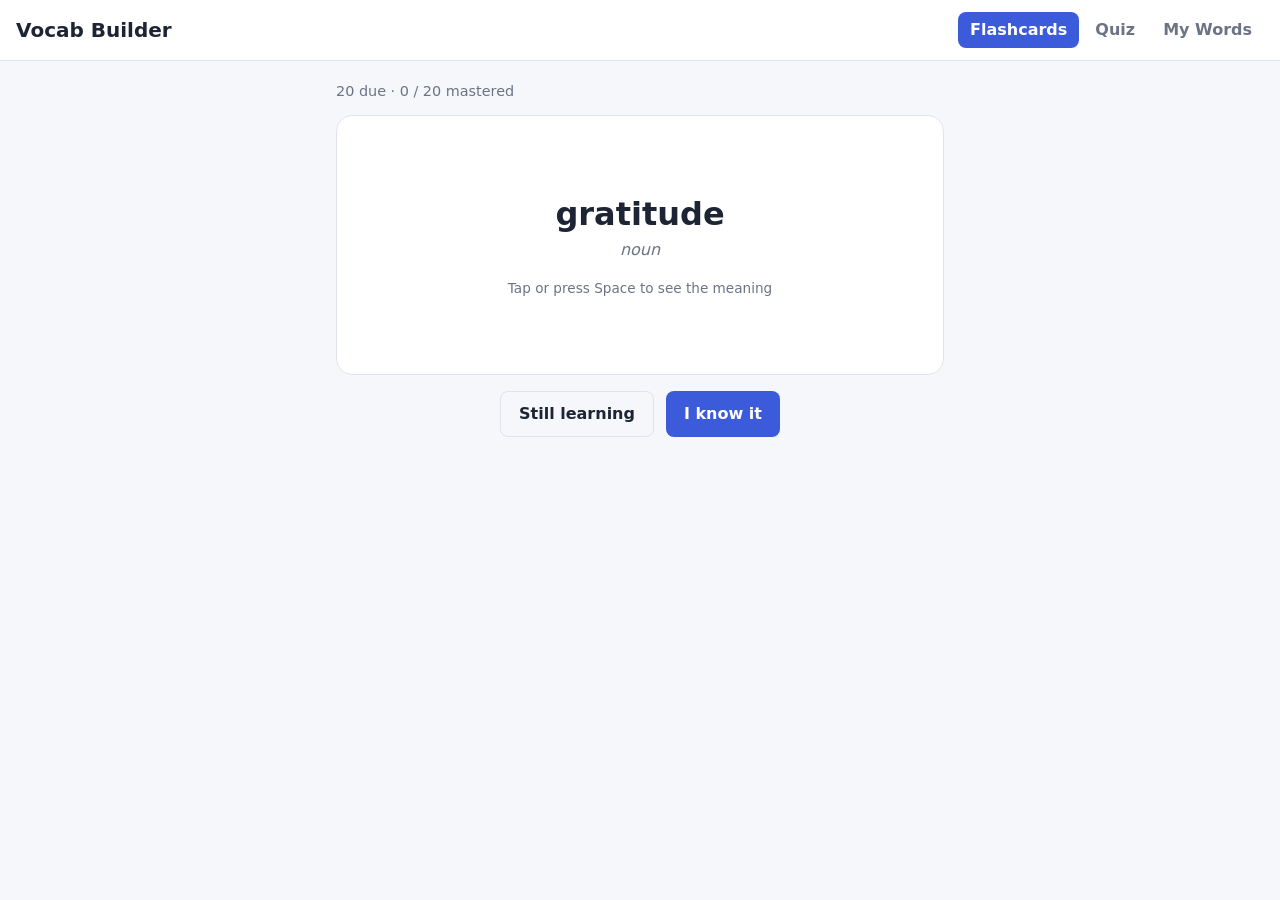
<file: index.html>
<!doctype html>
<html lang="en">
<head>
  <meta charset="utf-8">
  <meta name="viewport" content="width=device-width, initial-scale=1">
  <title>Vocab Builder</title>
  <link rel="stylesheet" href="style.css">
</head>
<body>
  <header>
    <h1>Vocab Builder</h1>
    <nav>
      <button class="tab active" data-view="cards">Flashcards</button>
      <button class="tab" data-view="quiz">Quiz</button>
      <button class="tab" data-view="words">My Words</button>
    </nav>
  </header>

  <main>
    <!-- Flashcards -->
    <section id="cards" class="view active">
      <p class="stats" id="card-stats"></p>
      <div class="card" id="card" tabindex="0" aria-label="Flashcard, press space to flip">
        <div class="card-inner">
          <div class="card-front">
            <div class="word" id="card-word"></div>
            <div class="pos" id="card-pos"></div>
            <div class="hint">Tap or press Space to see the meaning</div>
          </div>
          <div class="card-back">
            <div class="def" id="card-def"></div>
            <div class="example" id="card-example"></div>
          </div>
        </div>
      </div>
      <div class="actions">
        <button id="btn-again" class="secondary">Still learning</button>
        <button id="btn-know">I know it</button>
      </div>
      <p class="empty" id="cards-empty" hidden>No words yet. Add some in “My Words”.</p>
    </section>

    <!-- Quiz -->
    <section id="quiz" class="view">
      <p class="stats" id="quiz-score">Score: 0 / 0</p>
      <div class="quiz-q" id="quiz-q"></div>
      <div class="choices" id="choices"></div>
      <p class="feedback" id="feedback"></p>
      <button id="btn-next" hidden>Next question</button>
      <p class="empty" id="quiz-empty" hidden>Add at least 4 words to start the quiz.</p>
    </section>

    <!-- Word list -->
    <section id="words" class="view">
      <form id="add-form">
        <h2>Add a word</h2>
        <div class="row">
          <input id="f-word" placeholder="Word" required>
          <select id="f-pos">
            <option>noun</option><option>verb</option><option>adjective</option>
            <option>adverb</option><option>phrase</option><option>other</option>
          </select>
        </div>
        <input id="f-def" placeholder="Meaning / definition" required>
        <input id="f-example" placeholder="Example sentence (optional)">
        <p class="form-msg" id="form-msg" hidden></p>
        <button type="submit">Add word</button>
      </form>

      <div class="list-head">
        <h2>Word list <span id="count"></span></h2>
        <input id="search" type="search" placeholder="Search…">
      </div>
      <ul id="word-list"></ul>
      <button id="btn-reset" class="link">Reset progress</button>
    </section>
  </main>

  <script src="words.js"></script>
  <script src="app.js"></script>
</body>
</html>
</file>
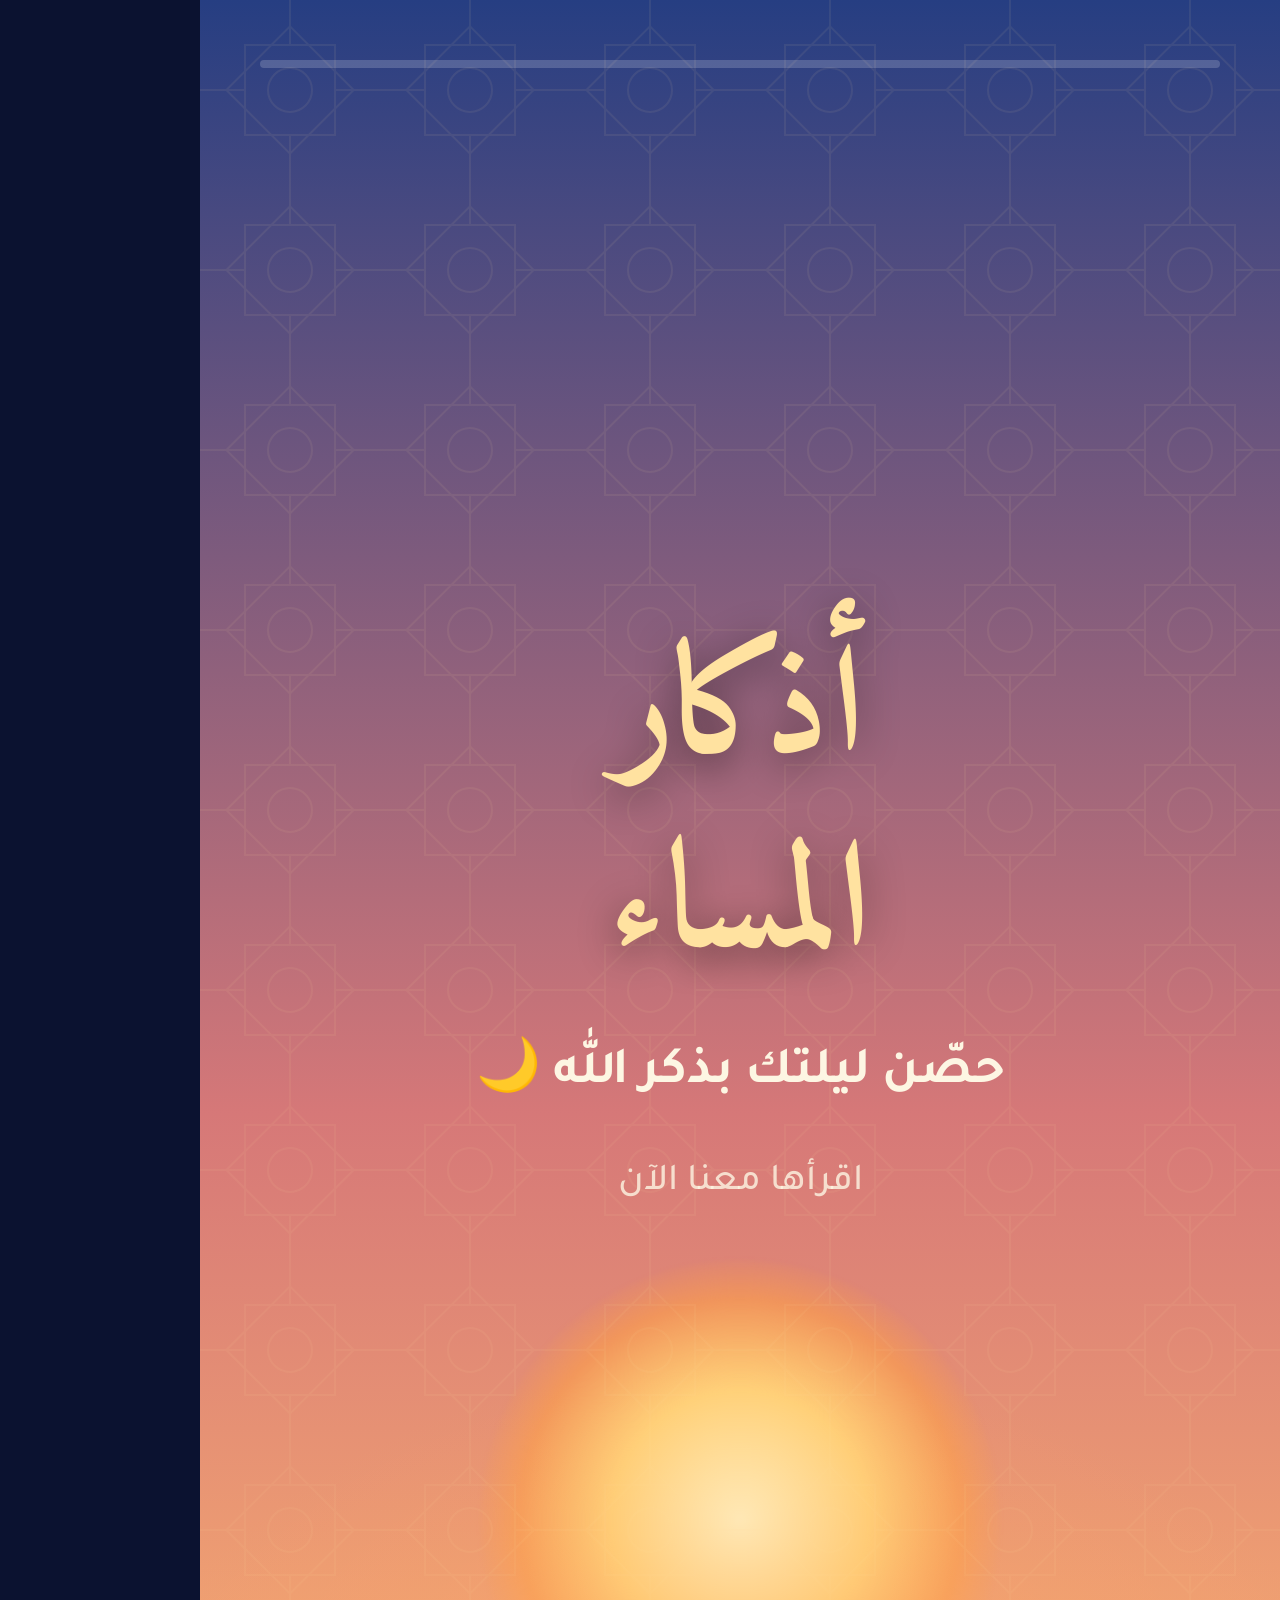
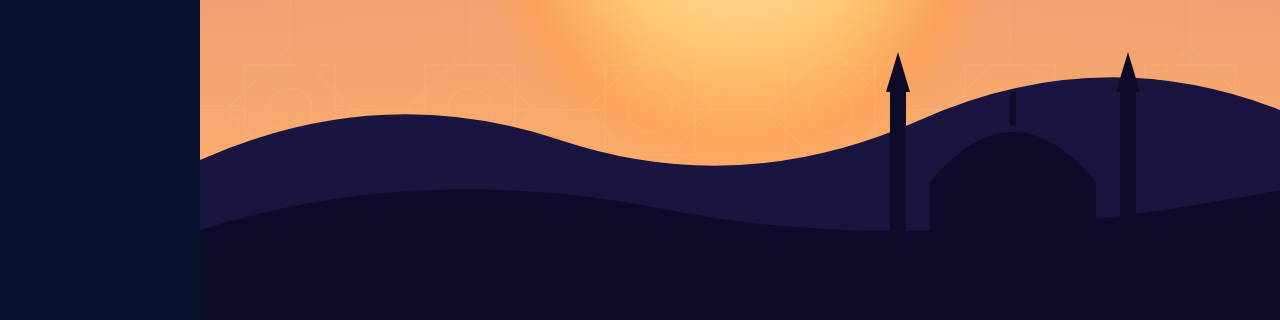
<file: reels/evening-adhkar/reel.html>
<!doctype html>
<html lang="ar" dir="rtl">
<head>
<meta charset="utf-8">
<link href="https://fonts.googleapis.com/css2?family=Amiri:wght@400;700&family=Tajawal:wght@500;700;800&display=swap" rel="stylesheet">
<style>
  * { margin: 0; padding: 0; box-sizing: border-box; }
  html, body { width: 1080px; height: 1920px; overflow: hidden; background: #0b1230; }
  #stage { position: relative; width: 1080px; height: 1920px; overflow: hidden; }
  .layer { position: absolute; inset: 0; }
  #sky { background: linear-gradient(180deg, #0b1230 0%, #1d2559 55%, #3b2f6b 100%); }
  #glow { background: radial-gradient(ellipse 900px 700px at 50% 100%, rgba(255,170,90,.0), transparent 70%); }
  #sun {
    position: absolute; width: 520px; height: 520px; left: 280px; border-radius: 50%;
    background: radial-gradient(circle, #fff3c4 0%, #ffd27a 35%, rgba(255,160,70,.55) 60%, rgba(255,140,60,0) 72%);
    filter: blur(2px);
  }
  #moon { position:absolute; left:120px; top:130px; width:130px; height:130px; border-radius:50%; box-shadow: -34px 18px 0 0 #fff2c8; filter: drop-shadow(0 0 24px rgba(255,236,180,.6)); }
  #stars span { position: absolute; width: 4px; height: 4px; border-radius: 50%; background: #fff; }
  #pattern { opacity: .07; }
  #hills { position: absolute; left: 0; bottom: 0; width: 1080px; height: 360px; }
  .frame {
    position: absolute; left: 60px; right: 60px; top: 330px; bottom: 420px;
    border: 2px solid rgba(240, 200, 120, .35); border-radius: 46px;
    background: rgba(10, 14, 40, .38); backdrop-filter: blur(6px);
  }
  .frame::before {
    content: ""; position: absolute; inset: 16px; border: 1px solid rgba(240,200,120,.18); border-radius: 34px;
  }
  .slide {
    position: absolute; left: 100px; right: 100px; top: 330px; bottom: 420px;
    display: flex; flex-direction: column; align-items: center; justify-content: center;
    text-align: center; color: #fdf6e3; opacity: 0;
  }
  .tag {
    font-family: 'Tajawal', sans-serif; font-weight: 700; font-size: 38px; color: #f0c878;
    letter-spacing: 1px; margin-bottom: 44px;
  }
  .dhikr {
    font-family: 'Amiri', serif; font-weight: 700; color: #fffaf0; line-height: 1.9;
    text-shadow: 0 4px 24px rgba(0,0,0,.45);
  }
  .count {
    margin-top: 54px; font-family: 'Tajawal', sans-serif; font-weight: 800; font-size: 40px;
    color: #1a1340; background: linear-gradient(135deg, #ffe29a, #f0b45a);
    padding: 16px 48px; border-radius: 999px; box-shadow: 0 10px 30px rgba(240,180,90,.35);
  }
  .src { margin-top: 26px; font-family: 'Tajawal', sans-serif; font-weight: 500; font-size: 30px; color: rgba(253,246,227,.65); }
  #header {
    position: absolute; top: 120px; left: 0; right: 0; text-align: center;
    font-family: 'Amiri', serif; font-weight: 700; font-size: 92px; color: #ffe2a0;
    text-shadow: 0 6px 30px rgba(0,0,0,.4);
  }
  #header small { display: block; font-family: 'Tajawal', sans-serif; font-weight: 500; font-size: 36px; color: rgba(253,246,227,.8); margin-top: 4px; }
  #dots { position: absolute; bottom: 300px; left: 0; right: 0; display: flex; justify-content: center; gap: 18px; direction: rtl; }
  #dots i { width: 16px; height: 16px; border-radius: 50%; background: rgba(255,255,255,.28); display: block; transition: none; }
  #dots i.on { background: #ffd27a; width: 46px; border-radius: 10px; }
  #bar { position: absolute; left: 60px; right: 60px; top: 60px; height: 8px; border-radius: 6px; background: rgba(255,255,255,.18); overflow: hidden; }
  #bar b { position: absolute; right: 0; top: 0; bottom: 0; background: linear-gradient(270deg, #ffe29a, #f0b45a); display: block; }
  .big { font-family: 'Amiri', serif; font-weight: 700; font-size: 150px; color: #ffe2a0; line-height: 1.3; text-shadow: 0 8px 40px rgba(0,0,0,.45); }
  .sub { font-family: 'Tajawal', sans-serif; font-weight: 700; font-size: 52px; color: #fdf6e3; margin-top: 30px; line-height: 1.5; }
  .note { font-family: 'Tajawal', sans-serif; font-weight: 500; font-size: 38px; color: rgba(253,246,227,.8); margin-top: 40px; line-height: 1.6; }
</style>
</head>
<body>
<div id="stage">
  <div class="layer" id="sky"></div>
  <div class="layer" id="stars"></div>
  <div id="sun"></div>
  <div id="moon"></div>
  <div class="layer" id="glow"></div>
  <svg class="layer" id="pattern" width="1080" height="1920">
    <defs>
      <pattern id="p" width="180" height="180" patternUnits="userSpaceOnUse">
        <g fill="none" stroke="#ffe2a0" stroke-width="2">
          <rect x="45" y="45" width="90" height="90"/>
          <rect x="45" y="45" width="90" height="90" transform="rotate(45 90 90)"/>
          <circle cx="90" cy="90" r="22"/>
          <path d="M0 90H45M135 90H180M90 0V45M90 135V180"/>
        </g>
      </pattern>
    </defs>
    <rect width="1080" height="1920" fill="url(#p)"/>
  </svg>
  <svg id="hills" viewBox="0 0 1080 360" preserveAspectRatio="none">
    <path id="h1" d="M0 200 Q 180 120 360 180 T 720 160 T 1080 150 V360 H0Z" fill="#1a1440"/>
    <path id="h2" d="M0 270 Q 220 200 470 250 T 1080 230 V360 H0Z" fill="#0e0b2a"/>
    <!-- simple mosque silhouette -->
    <g fill="#0e0b2a" transform="translate(690 92)">
      <rect x="0" y="40" width="16" height="160"/><path d="M-4 40 L8 0 L20 40Z"/>
      <rect x="230" y="40" width="16" height="160"/><path d="M226 40 L238 0 L250 40Z"/>
      <path d="M40 200 V130 Q123 30 206 130 V200Z"/>
      <rect x="120" y="40" width="6" height="34"/>
    </g>
  </svg>
  <div class="frame" id="frame"></div>

  <div id="header">أذكار المساء<small>اختم يومك بذكر الله</small></div>
  <div id="slides"></div>
  <div id="dots"></div>
  <div id="bar"><b></b></div>
</div>

<script>
const SLIDES = [
  { kind: 'intro', dur: 4.5,
    html: `<div class="big">أذكار<br>المساء</div><div class="sub">حصّن ليلتك بذكر الله 🌙</div><div class="note">اقرأها معنا الآن</div>` },
  { tag: 'الذكر الأول', size: 60, count: 'مرة واحدة', src: 'رواه مسلم',
    text: 'أَمْسَيْنَا وَأَمْسَى الْمُلْكُ لِلَّهِ، وَالْحَمْدُ لِلَّهِ، لَا إِلَهَ إِلَّا اللَّهُ وَحْدَهُ لَا شَرِيكَ لَهُ، لَهُ الْمُلْكُ وَلَهُ الْحَمْدُ، وَهُوَ عَلَى كُلِّ شَيْءٍ قَدِيرٌ' },
  { tag: 'الذكر الثاني', size: 66, count: 'مرة واحدة', src: 'رواه الترمذي',
    text: 'اللَّهُمَّ بِكَ أَمْسَيْنَا، وَبِكَ أَصْبَحْنَا، وَبِكَ نَحْيَا، وَبِكَ نَمُوتُ، وَإِلَيْكَ الْمَصِيرُ' },
  { tag: 'سيّد الاستغفار', size: 50, count: 'مرة واحدة', src: 'رواه البخاري',
    text: 'اللَّهُمَّ أَنْتَ رَبِّي لَا إِلَهَ إِلَّا أَنْتَ، خَلَقْتَنِي وَأَنَا عَبْدُكَ، وَأَنَا عَلَى عَهْدِكَ وَوَعْدِكَ مَا اسْتَطَعْتُ، أَعُوذُ بِكَ مِنْ شَرِّ مَا صَنَعْتُ، أَبُوءُ لَكَ بِنِعْمَتِكَ عَلَيَّ، وَأَبُوءُ بِذَنْبِي، فَاغْفِرْ لِي فَإِنَّهُ لَا يَغْفِرُ الذُّنُوبَ إِلَّا أَنْتَ' },
  { tag: 'الذكر الرابع', size: 62, count: '٣ مرات', src: 'رواه أبو داود والترمذي',
    text: 'بِسْمِ اللَّهِ الَّذِي لَا يَضُرُّ مَعَ اسْمِهِ شَيْءٌ فِي الْأَرْضِ وَلَا فِي السَّمَاءِ، وَهُوَ السَّمِيعُ الْعَلِيمُ' },
  { tag: 'الذكر الخامس', size: 64, count: '٣ مرات', src: 'رواه أبو داود',
    text: 'رَضِيتُ بِاللَّهِ رَبًّا، وَبِالْإِسْلَامِ دِينًا، وَبِمُحَمَّدٍ ﷺ نَبِيًّا' },
  { tag: 'الذكر السادس', size: 70, count: '٣ مرات', src: 'رواه مسلم',
    text: 'أَعُوذُ بِكَلِمَاتِ اللَّهِ التَّامَّاتِ مِنْ شَرِّ مَا خَلَقَ' },
  { tag: 'الذكر السابع', size: 96, count: '١٠٠ مرة', src: 'رواه مسلم',
    text: 'سُبْحَانَ اللَّهِ وَبِحَمْدِهِ' },
  { kind: 'outro', dur: 5,
    html: `<div class="big" style="font-size:120px">تقبّل الله</div><div class="sub">شاركها لتكون لك صدقة جارية 🤍</div><div class="note">احفظ الريل ليذكّرك كل مساء</div>` },
];
const DEFAULT_DUR = 6.5, FADE = 0.7;
let t0 = 0;
SLIDES.forEach(s => { s.dur = s.dur || DEFAULT_DUR; s.start = t0; t0 += s.dur; });
const TOTAL = t0;
window.TOTAL = TOTAL;

const wrap = document.getElementById('slides');
SLIDES.forEach((s, i) => {
  const el = document.createElement('div');
  el.className = 'slide';
  el.innerHTML = s.html || `<div class="tag">${s.tag}</div><div class="dhikr" style="font-size:${s.size}px">${s.text}</div><div class="count">${s.count}</div><div class="src">${s.src}</div>`;
  wrap.appendChild(el); s.el = el;
});
const dotsEl = document.getElementById('dots');
const dhikrSlides = SLIDES.filter(s => !s.kind);
dhikrSlides.forEach(() => dotsEl.appendChild(document.createElement('i')));

// stars (deterministic)
let seed = 7; const rnd = () => (seed = (seed * 16807) % 2147483647) / 2147483647;
const starsEl = document.getElementById('stars');
const stars = [];
for (let i = 0; i < 70; i++) {
  const sp = document.createElement('span');
  const sz = 2 + rnd() * 4;
  sp.style.cssText = `left:${rnd()*1080}px;top:${rnd()*1100}px;width:${sz}px;height:${sz}px`;
  starsEl.appendChild(sp); stars.push({ el: sp, ph: rnd() * 6.28, sp: 1 + rnd() * 2 });
}

const lerp = (a, b, k) => a + (b - a) * k;
const clamp = (x, a = 0, b = 1) => Math.max(a, Math.min(b, x));
const ease = k => k < .5 ? 4*k*k*k : 1 - Math.pow(-2*k + 2, 3) / 2;
const mix = (c1, c2, k) => `rgb(${c1.map((v, i) => Math.round(lerp(v, c2[i], k))).join(',')})`;

const NIGHT = [[38,62,130],[214,120,120],[255,184,110]];
const DAWN  = [[8,12,36],[20,26,70],[44,36,92]];

window.render = function (t) {
  const p = clamp(t / TOTAL);
  const d = ease(clamp(p * 1.25));
  document.getElementById('sky').style.background =
    `linear-gradient(180deg, ${mix(NIGHT[0], DAWN[0], d)} 0%, ${mix(NIGHT[1], DAWN[1], d)} 58%, ${mix(NIGHT[2], DAWN[2], d)} 100%)`;
  document.getElementById('glow').style.background =
    `radial-gradient(ellipse 1000px 800px at 50% 100%, rgba(255,170,100,${(0.55*(1-d)).toFixed(3)}), transparent 70%)`;
  const sun = document.getElementById('sun');
  sun.style.top = `${lerp(1260, 1850, d)}px`;
  sun.style.opacity = clamp((1 - d) * 2);
  const moon = document.getElementById('moon');
  moon.style.opacity = clamp((d - 0.35) * 2).toFixed(3);
  moon.style.transform = `translateY(${lerp(80, 0, d)}px)`;
  stars.forEach(s => s.el.style.opacity = (d * (0.45 + 0.55 * Math.sin(t * s.sp + s.ph) ** 2)).toFixed(3));
  document.getElementById('pattern').style.transform = `translateY(${-t * 6}px)`;
  document.querySelector('#bar b').style.width = `${p * 100}%`;

  let active = -1;
  SLIDES.forEach((s, i) => {
    const lt = t - s.start;
    let o = 0, y = 0, sc = 1;
    if (lt >= -FADE && lt <= s.dur) {
      const fin = i === 0 ? 1 : clamp((lt + 0) / FADE);
      const fout = i === SLIDES.length - 1 ? 1 : clamp((s.dur - lt) / FADE);
      o = Math.min(fin, fout);
      y = (1 - ease(fin)) * 60 - (1 - fout) * 40;
      sc = 1 + 0.025 * clamp(lt / s.dur);
    }
    if (lt >= 0 && lt < s.dur) active = i;
    s.el.style.opacity = o.toFixed(3);
    s.el.style.transform = `translateY(${y}px) scale(${sc})`;
    // counter pulse
    const c = s.el.querySelector('.count');
    if (c) c.style.transform = `scale(${1 + 0.04 * Math.sin(lt * 4) * clamp(lt)})`;
  });
  const cur = SLIDES[active] || SLIDES[0];
  const introEnd = SLIDES[0].dur, outroStart = SLIDES[SLIDES.length-1].start;
  const hdrO = Math.min(clamp((t - introEnd + FADE) / FADE), clamp((outroStart - t) / FADE)).toFixed(3);
  document.getElementById('header').style.opacity = hdrO;
  document.getElementById('frame').style.opacity = hdrO;
  dotsEl.style.opacity = hdrO;
  const di = dhikrSlides.indexOf(cur);
  [...dotsEl.children].forEach((el, i) => el.className = i === di ? 'on' : '');
};
render(0);
</script>
</body>
</html>
</file>
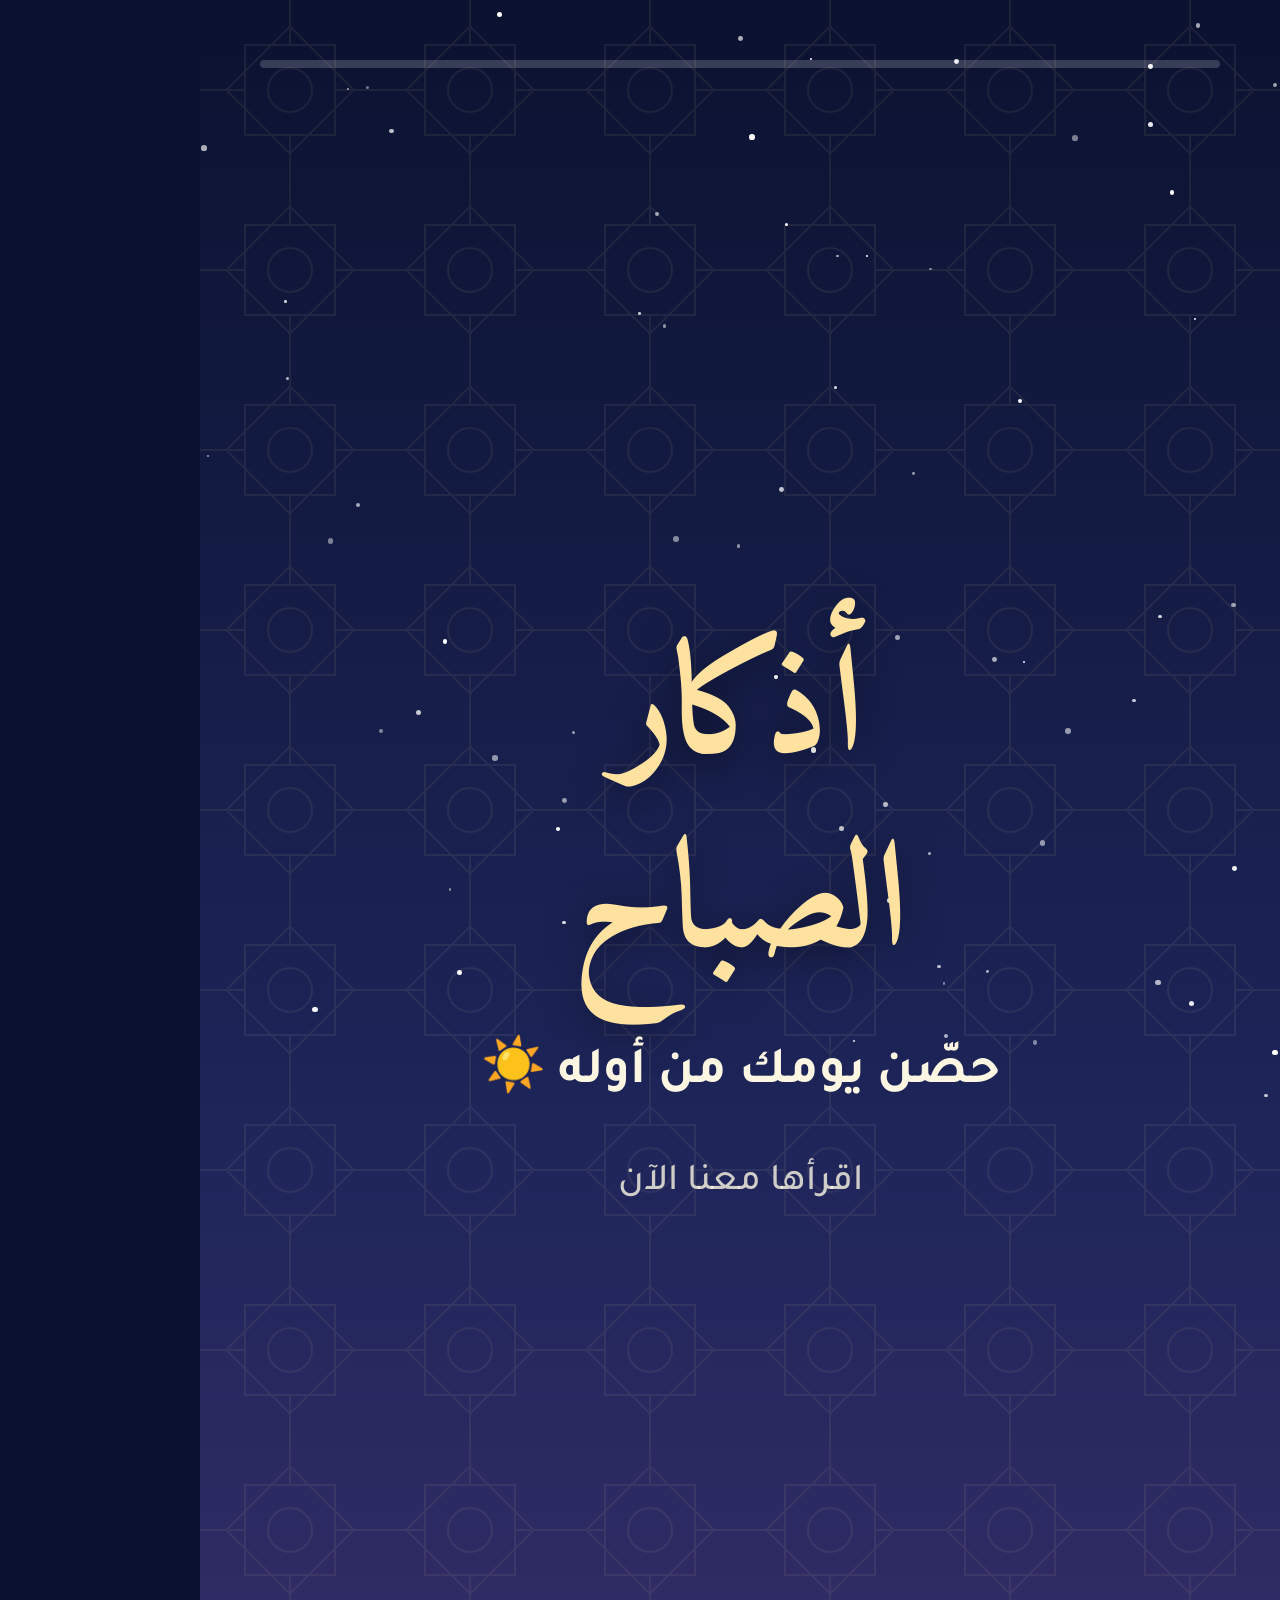
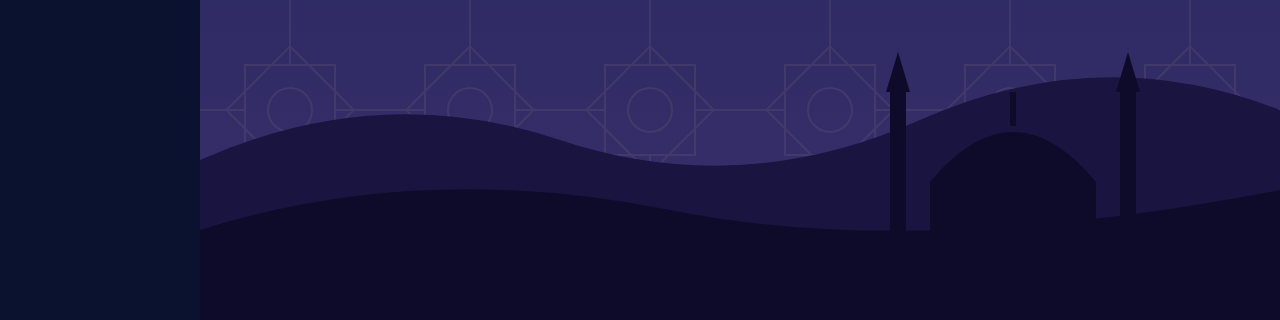
<file: reels/morning-adhkar/reel.html>
<!doctype html>
<html lang="ar" dir="rtl">
<head>
<meta charset="utf-8">
<link href="https://fonts.googleapis.com/css2?family=Amiri:wght@400;700&family=Tajawal:wght@500;700;800&display=swap" rel="stylesheet">
<style>
  * { margin: 0; padding: 0; box-sizing: border-box; }
  html, body { width: 1080px; height: 1920px; overflow: hidden; background: #0b1230; }
  #stage { position: relative; width: 1080px; height: 1920px; overflow: hidden; }
  .layer { position: absolute; inset: 0; }
  #sky { background: linear-gradient(180deg, #0b1230 0%, #1d2559 55%, #3b2f6b 100%); }
  #glow { background: radial-gradient(ellipse 900px 700px at 50% 100%, rgba(255,170,90,.0), transparent 70%); }
  #sun {
    position: absolute; width: 520px; height: 520px; left: 280px; border-radius: 50%;
    background: radial-gradient(circle, #fff3c4 0%, #ffd27a 35%, rgba(255,160,70,.55) 60%, rgba(255,140,60,0) 72%);
    filter: blur(2px);
  }
  #stars span { position: absolute; width: 4px; height: 4px; border-radius: 50%; background: #fff; }
  #pattern { opacity: .07; }
  #hills { position: absolute; left: 0; bottom: 0; width: 1080px; height: 360px; }
  .frame {
    position: absolute; left: 60px; right: 60px; top: 330px; bottom: 420px;
    border: 2px solid rgba(240, 200, 120, .35); border-radius: 46px;
    background: rgba(10, 14, 40, .38); backdrop-filter: blur(6px);
  }
  .frame::before {
    content: ""; position: absolute; inset: 16px; border: 1px solid rgba(240,200,120,.18); border-radius: 34px;
  }
  .slide {
    position: absolute; left: 100px; right: 100px; top: 330px; bottom: 420px;
    display: flex; flex-direction: column; align-items: center; justify-content: center;
    text-align: center; color: #fdf6e3; opacity: 0;
  }
  .tag {
    font-family: 'Tajawal', sans-serif; font-weight: 700; font-size: 38px; color: #f0c878;
    letter-spacing: 1px; margin-bottom: 44px;
  }
  .dhikr {
    font-family: 'Amiri', serif; font-weight: 700; color: #fffaf0; line-height: 1.9;
    text-shadow: 0 4px 24px rgba(0,0,0,.45);
  }
  .count {
    margin-top: 54px; font-family: 'Tajawal', sans-serif; font-weight: 800; font-size: 40px;
    color: #1a1340; background: linear-gradient(135deg, #ffe29a, #f0b45a);
    padding: 16px 48px; border-radius: 999px; box-shadow: 0 10px 30px rgba(240,180,90,.35);
  }
  .src { margin-top: 26px; font-family: 'Tajawal', sans-serif; font-weight: 500; font-size: 30px; color: rgba(253,246,227,.65); }
  #header {
    position: absolute; top: 120px; left: 0; right: 0; text-align: center;
    font-family: 'Amiri', serif; font-weight: 700; font-size: 92px; color: #ffe2a0;
    text-shadow: 0 6px 30px rgba(0,0,0,.4);
  }
  #header small { display: block; font-family: 'Tajawal', sans-serif; font-weight: 500; font-size: 36px; color: rgba(253,246,227,.8); margin-top: 4px; }
  #dots { position: absolute; bottom: 300px; left: 0; right: 0; display: flex; justify-content: center; gap: 18px; direction: rtl; }
  #dots i { width: 16px; height: 16px; border-radius: 50%; background: rgba(255,255,255,.28); display: block; transition: none; }
  #dots i.on { background: #ffd27a; width: 46px; border-radius: 10px; }
  #bar { position: absolute; left: 60px; right: 60px; top: 60px; height: 8px; border-radius: 6px; background: rgba(255,255,255,.18); overflow: hidden; }
  #bar b { position: absolute; right: 0; top: 0; bottom: 0; background: linear-gradient(270deg, #ffe29a, #f0b45a); display: block; }
  .big { font-family: 'Amiri', serif; font-weight: 700; font-size: 150px; color: #ffe2a0; line-height: 1.3; text-shadow: 0 8px 40px rgba(0,0,0,.45); }
  .sub { font-family: 'Tajawal', sans-serif; font-weight: 700; font-size: 52px; color: #fdf6e3; margin-top: 30px; line-height: 1.5; }
  .note { font-family: 'Tajawal', sans-serif; font-weight: 500; font-size: 38px; color: rgba(253,246,227,.8); margin-top: 40px; line-height: 1.6; }
</style>
</head>
<body>
<div id="stage">
  <div class="layer" id="sky"></div>
  <div class="layer" id="stars"></div>
  <div id="sun"></div>
  <div class="layer" id="glow"></div>
  <svg class="layer" id="pattern" width="1080" height="1920">
    <defs>
      <pattern id="p" width="180" height="180" patternUnits="userSpaceOnUse">
        <g fill="none" stroke="#ffe2a0" stroke-width="2">
          <rect x="45" y="45" width="90" height="90"/>
          <rect x="45" y="45" width="90" height="90" transform="rotate(45 90 90)"/>
          <circle cx="90" cy="90" r="22"/>
          <path d="M0 90H45M135 90H180M90 0V45M90 135V180"/>
        </g>
      </pattern>
    </defs>
    <rect width="1080" height="1920" fill="url(#p)"/>
  </svg>
  <svg id="hills" viewBox="0 0 1080 360" preserveAspectRatio="none">
    <path id="h1" d="M0 200 Q 180 120 360 180 T 720 160 T 1080 150 V360 H0Z" fill="#1a1440"/>
    <path id="h2" d="M0 270 Q 220 200 470 250 T 1080 230 V360 H0Z" fill="#0e0b2a"/>
    <!-- simple mosque silhouette -->
    <g fill="#0e0b2a" transform="translate(690 92)">
      <rect x="0" y="40" width="16" height="160"/><path d="M-4 40 L8 0 L20 40Z"/>
      <rect x="230" y="40" width="16" height="160"/><path d="M226 40 L238 0 L250 40Z"/>
      <path d="M40 200 V130 Q123 30 206 130 V200Z"/>
      <rect x="120" y="40" width="6" height="34"/>
    </g>
  </svg>
  <div class="frame" id="frame"></div>

  <div id="header">أذكار الصباح<small>ابدأ يومك بذكر الله</small></div>
  <div id="slides"></div>
  <div id="dots"></div>
  <div id="bar"><b></b></div>
</div>

<script>
const SLIDES = [
  { kind: 'intro', dur: 4.5,
    html: `<div class="big">أذكار<br>الصباح</div><div class="sub">حصّن يومك من أوله ☀️</div><div class="note">اقرأها معنا الآن</div>` },
  { tag: 'الذكر الأول', size: 60, count: 'مرة واحدة', src: 'رواه مسلم',
    text: 'أَصْبَحْنَا وَأَصْبَحَ الْمُلْكُ لِلَّهِ، وَالْحَمْدُ لِلَّهِ، لَا إِلَهَ إِلَّا اللَّهُ وَحْدَهُ لَا شَرِيكَ لَهُ، لَهُ الْمُلْكُ وَلَهُ الْحَمْدُ، وَهُوَ عَلَى كُلِّ شَيْءٍ قَدِيرٌ' },
  { tag: 'الذكر الثاني', size: 66, count: 'مرة واحدة', src: 'رواه الترمذي',
    text: 'اللَّهُمَّ بِكَ أَصْبَحْنَا، وَبِكَ أَمْسَيْنَا، وَبِكَ نَحْيَا، وَبِكَ نَمُوتُ، وَإِلَيْكَ النُّشُورُ' },
  { tag: 'سيّد الاستغفار', size: 50, count: 'مرة واحدة', src: 'رواه البخاري',
    text: 'اللَّهُمَّ أَنْتَ رَبِّي لَا إِلَهَ إِلَّا أَنْتَ، خَلَقْتَنِي وَأَنَا عَبْدُكَ، وَأَنَا عَلَى عَهْدِكَ وَوَعْدِكَ مَا اسْتَطَعْتُ، أَعُوذُ بِكَ مِنْ شَرِّ مَا صَنَعْتُ، أَبُوءُ لَكَ بِنِعْمَتِكَ عَلَيَّ، وَأَبُوءُ بِذَنْبِي، فَاغْفِرْ لِي فَإِنَّهُ لَا يَغْفِرُ الذُّنُوبَ إِلَّا أَنْتَ' },
  { tag: 'الذكر الرابع', size: 62, count: '٣ مرات', src: 'رواه أبو داود والترمذي',
    text: 'بِسْمِ اللَّهِ الَّذِي لَا يَضُرُّ مَعَ اسْمِهِ شَيْءٌ فِي الْأَرْضِ وَلَا فِي السَّمَاءِ، وَهُوَ السَّمِيعُ الْعَلِيمُ' },
  { tag: 'الذكر الخامس', size: 64, count: '٣ مرات', src: 'رواه أبو داود',
    text: 'رَضِيتُ بِاللَّهِ رَبًّا، وَبِالْإِسْلَامِ دِينًا، وَبِمُحَمَّدٍ ﷺ نَبِيًّا' },
  { tag: 'الذكر السادس', size: 62, count: 'مرة واحدة', src: 'رواه الحاكم',
    text: 'يَا حَيُّ يَا قَيُّومُ بِرَحْمَتِكَ أَسْتَغِيثُ، أَصْلِحْ لِي شَأْنِي كُلَّهُ، وَلَا تَكِلْنِي إِلَى نَفْسِي طَرْفَةَ عَيْنٍ' },
  { tag: 'الذكر السابع', size: 96, count: '١٠٠ مرة', src: 'رواه مسلم',
    text: 'سُبْحَانَ اللَّهِ وَبِحَمْدِهِ' },
  { kind: 'outro', dur: 5,
    html: `<div class="big" style="font-size:120px">تقبّل الله</div><div class="sub">شاركها لتكون لك صدقة جارية 🤍</div><div class="note">احفظ الريل ليذكّرك كل صباح</div>` },
];
const DEFAULT_DUR = 6.5, FADE = 0.7;
let t0 = 0;
SLIDES.forEach(s => { s.dur = s.dur || DEFAULT_DUR; s.start = t0; t0 += s.dur; });
const TOTAL = t0;
window.TOTAL = TOTAL;

const wrap = document.getElementById('slides');
SLIDES.forEach((s, i) => {
  const el = document.createElement('div');
  el.className = 'slide';
  el.innerHTML = s.html || `<div class="tag">${s.tag}</div><div class="dhikr" style="font-size:${s.size}px">${s.text}</div><div class="count">${s.count}</div><div class="src">${s.src}</div>`;
  wrap.appendChild(el); s.el = el;
});
const dotsEl = document.getElementById('dots');
const dhikrSlides = SLIDES.filter(s => !s.kind);
dhikrSlides.forEach(() => dotsEl.appendChild(document.createElement('i')));

// stars (deterministic)
let seed = 7; const rnd = () => (seed = (seed * 16807) % 2147483647) / 2147483647;
const starsEl = document.getElementById('stars');
const stars = [];
for (let i = 0; i < 70; i++) {
  const sp = document.createElement('span');
  const sz = 2 + rnd() * 4;
  sp.style.cssText = `left:${rnd()*1080}px;top:${rnd()*1100}px;width:${sz}px;height:${sz}px`;
  starsEl.appendChild(sp); stars.push({ el: sp, ph: rnd() * 6.28, sp: 1 + rnd() * 2 });
}

const lerp = (a, b, k) => a + (b - a) * k;
const clamp = (x, a = 0, b = 1) => Math.max(a, Math.min(b, x));
const ease = k => k < .5 ? 4*k*k*k : 1 - Math.pow(-2*k + 2, 3) / 2;
const mix = (c1, c2, k) => `rgb(${c1.map((v, i) => Math.round(lerp(v, c2[i], k))).join(',')})`;

const NIGHT = [[11,18,48],[29,37,89],[59,47,107]];
const DAWN  = [[38,62,130],[214,120,120],[255,184,110]];

window.render = function (t) {
  const p = clamp(t / TOTAL);
  const d = ease(clamp(p * 1.25));
  document.getElementById('sky').style.background =
    `linear-gradient(180deg, ${mix(NIGHT[0], DAWN[0], d)} 0%, ${mix(NIGHT[1], DAWN[1], d)} 58%, ${mix(NIGHT[2], DAWN[2], d)} 100%)`;
  document.getElementById('glow').style.background =
    `radial-gradient(ellipse 1000px 800px at 50% 100%, rgba(255,190,110,${(0.55*d).toFixed(3)}), transparent 70%)`;
  const sun = document.getElementById('sun');
  sun.style.top = `${lerp(1800, 1260, d)}px`;
  sun.style.opacity = clamp(d * 2);
  stars.forEach(s => s.el.style.opacity = ((1 - d) * (0.45 + 0.55 * Math.sin(t * s.sp + s.ph) ** 2)).toFixed(3));
  document.getElementById('pattern').style.transform = `translateY(${-t * 6}px)`;
  document.querySelector('#bar b').style.width = `${p * 100}%`;

  let active = -1;
  SLIDES.forEach((s, i) => {
    const lt = t - s.start;
    let o = 0, y = 0, sc = 1;
    if (lt >= -FADE && lt <= s.dur) {
      const fin = i === 0 ? 1 : clamp((lt + 0) / FADE);
      const fout = i === SLIDES.length - 1 ? 1 : clamp((s.dur - lt) / FADE);
      o = Math.min(fin, fout);
      y = (1 - ease(fin)) * 60 - (1 - fout) * 40;
      sc = 1 + 0.025 * clamp(lt / s.dur);
    }
    if (lt >= 0 && lt < s.dur) active = i;
    s.el.style.opacity = o.toFixed(3);
    s.el.style.transform = `translateY(${y}px) scale(${sc})`;
    // counter pulse
    const c = s.el.querySelector('.count');
    if (c) c.style.transform = `scale(${1 + 0.04 * Math.sin(lt * 4) * clamp(lt)})`;
  });
  const cur = SLIDES[active] || SLIDES[0];
  const introEnd = SLIDES[0].dur, outroStart = SLIDES[SLIDES.length-1].start;
  const hdrO = Math.min(clamp((t - introEnd + FADE) / FADE), clamp((outroStart - t) / FADE)).toFixed(3);
  document.getElementById('header').style.opacity = hdrO;
  document.getElementById('frame').style.opacity = hdrO;
  dotsEl.style.opacity = hdrO;
  const di = dhikrSlides.indexOf(cur);
  [...dotsEl.children].forEach((el, i) => el.className = i === di ? 'on' : '');
};
render(0);
</script>
</body>
</html>
</file>
<file: style.css>
:root {
  --bg: #f6f7fb;
  --surface: #ffffff;
  --text: #1d2433;
  --muted: #6b7385;
  --accent: #3b5bdb;
  --accent-text: #ffffff;
  --good: #2b8a3e;
  --bad: #c92a2a;
  --border: #dfe3ec;
}
@media (prefers-color-scheme: dark) {
  :root:not([data-theme="light"]) {
    --bg: #12151c;
    --surface: #1c212b;
    --text: #e8ebf2;
    --muted: #9aa3b5;
    --accent: #7b93ff;
    --accent-text: #0d1020;
    --good: #69db7c;
    --bad: #ff8787;
    --border: #2e3442;
    color-scheme: dark;
  }
}
:root[data-theme="dark"] {
  --bg: #12151c;
  --surface: #1c212b;
  --text: #e8ebf2;
  --muted: #9aa3b5;
  --accent: #7b93ff;
  --accent-text: #0d1020;
  --good: #69db7c;
  --bad: #ff8787;
  --border: #2e3442;
  color-scheme: dark;
}

* { box-sizing: border-box; }
[hidden] { display: none !important; }
body {
  margin: 0;
  font-family: system-ui, -apple-system, "Segoe UI", Roboto, sans-serif;
  background: var(--bg);
  color: var(--text);
  line-height: 1.5;
}
header {
  background: var(--surface);
  border-bottom: 1px solid var(--border);
  padding-block: 12px;
  padding-left: max(16px, env(safe-area-inset-left, 0px));
  padding-right: max(16px, env(safe-area-inset-right, 0px));
  display: flex;
  flex-wrap: wrap;
  gap: 8px 24px;
  align-items: center;
  justify-content: space-between;
}
h1 { font-size: 1.25rem; margin: 0; }
h2 { font-size: 1.05rem; margin: 0 0 8px; }
nav { display: flex; gap: 4px; }
main {
  max-width: 640px; margin: 0 auto; padding-block: 20px 48px;
  padding-left: max(16px, env(safe-area-inset-left, 0px));
  padding-right: max(16px, env(safe-area-inset-right, 0px));
}

button {
  font: inherit;
  cursor: pointer;
  border: none;
  border-radius: 8px;
  padding: 10px 18px;
  background: var(--accent);
  color: var(--accent-text);
  font-weight: 600;
}
button.secondary { background: transparent; color: var(--text); border: 1px solid var(--border); }
button.link { background: none; color: var(--muted); padding: 4px 0; font-weight: 400; text-decoration: underline; }
.tab { background: transparent; color: var(--muted); padding: 6px 12px; }
.tab.active { background: var(--accent); color: var(--accent-text); }

input, select {
  font: inherit;
  width: 100%;
  padding: 10px 12px;
  border: 1px solid var(--border);
  border-radius: 8px;
  background: var(--bg);
  color: var(--text);
}

.view { display: none; }
.view.active { display: block; }
.stats { color: var(--muted); margin: 0 0 12px; font-size: .9rem; }
.empty { color: var(--muted); text-align: center; padding: 32px 0; }

/* Flashcard */
.card { perspective: 1000px; height: 260px; cursor: pointer; outline: none; }
.card-inner {
  position: relative; width: 100%; height: 100%;
  transition: transform .45s; transform-style: preserve-3d;
}
.card.flipped .card-inner { transform: rotateY(180deg); }
.card:focus-visible .card-front, .card:focus-visible .card-back { outline: 2px solid var(--accent); }
.card-front, .card-back {
  position: absolute; inset: 0;
  backface-visibility: hidden;
  background: var(--surface);
  border: 1px solid var(--border);
  border-radius: 16px;
  display: flex; flex-direction: column; align-items: center; justify-content: center;
  padding: 24px; text-align: center;
}
.card-back { transform: rotateY(180deg); }
.word { font-size: 2rem; font-weight: 700; }
.pos { color: var(--muted); font-style: italic; }
.hint { color: var(--muted); font-size: .85rem; margin-top: 16px; }
.def { font-size: 1.2rem; }
.example { color: var(--muted); font-style: italic; margin-top: 12px; }
.actions { display: flex; gap: 12px; justify-content: center; margin-top: 16px; }

/* Quiz */
.quiz-q {
  background: var(--surface); border: 1px solid var(--border); border-radius: 12px;
  padding: 20px; margin-bottom: 12px; font-size: 1.1rem;
}
.quiz-q strong { font-size: 1.4rem; }
.choices { display: grid; gap: 8px; }
.choices button {
  text-align: left; background: var(--surface); color: var(--text);
  border: 1px solid var(--border); font-weight: 400;
}
.choices button.correct { border-color: var(--good); color: var(--good); font-weight: 600; }
.choices button.wrong { border-color: var(--bad); color: var(--bad); }
.choices button:disabled { cursor: default; }
.feedback { min-height: 1.5em; font-weight: 600; }

/* Word list */
form {
  display: grid; gap: 8px;
  background: var(--surface); border: 1px solid var(--border); border-radius: 12px;
  padding: 16px; margin-bottom: 24px;
}
.row { display: grid; grid-template-columns: 1fr 140px; gap: 8px; }
.list-head { display: flex; gap: 12px; align-items: center; justify-content: space-between; margin-bottom: 8px; }
.list-head h2 { margin: 0; white-space: nowrap; }
.list-head input { max-width: 220px; }
#count { color: var(--muted); font-weight: 400; }
#word-list { list-style: none; padding: 0; margin: 0 0 16px; }
#word-list li {
  display: flex; gap: 12px; align-items: flex-start;
  padding: 10px 0; border-bottom: 1px solid var(--border);
}
#word-list .info { flex: 1; min-width: 0; }
#word-list .w { font-weight: 600; }
#word-list .p { color: var(--muted); font-style: italic; font-size: .85rem; margin-left: 6px; }
#word-list .d { color: var(--muted); font-size: .92rem; }
.badge { font-size: .75rem; padding: 2px 8px; border-radius: 99px; border: 1px solid var(--border); color: var(--muted); white-space: nowrap; }
.badge.known { color: var(--good); border-color: var(--good); }
.del { background: none; color: var(--muted); padding: 0 4px; font-size: 1.2rem; line-height: 1; }
.del:hover { color: var(--bad); }

@media (max-width: 480px) {
  .row { grid-template-columns: 1fr; }
  .list-head { flex-wrap: wrap; }
  .list-head input { max-width: none; }
  .word { font-size: 1.6rem; }
}

.form-msg { color: var(--bad); font-size: .9rem; margin: 0; }
</file>
